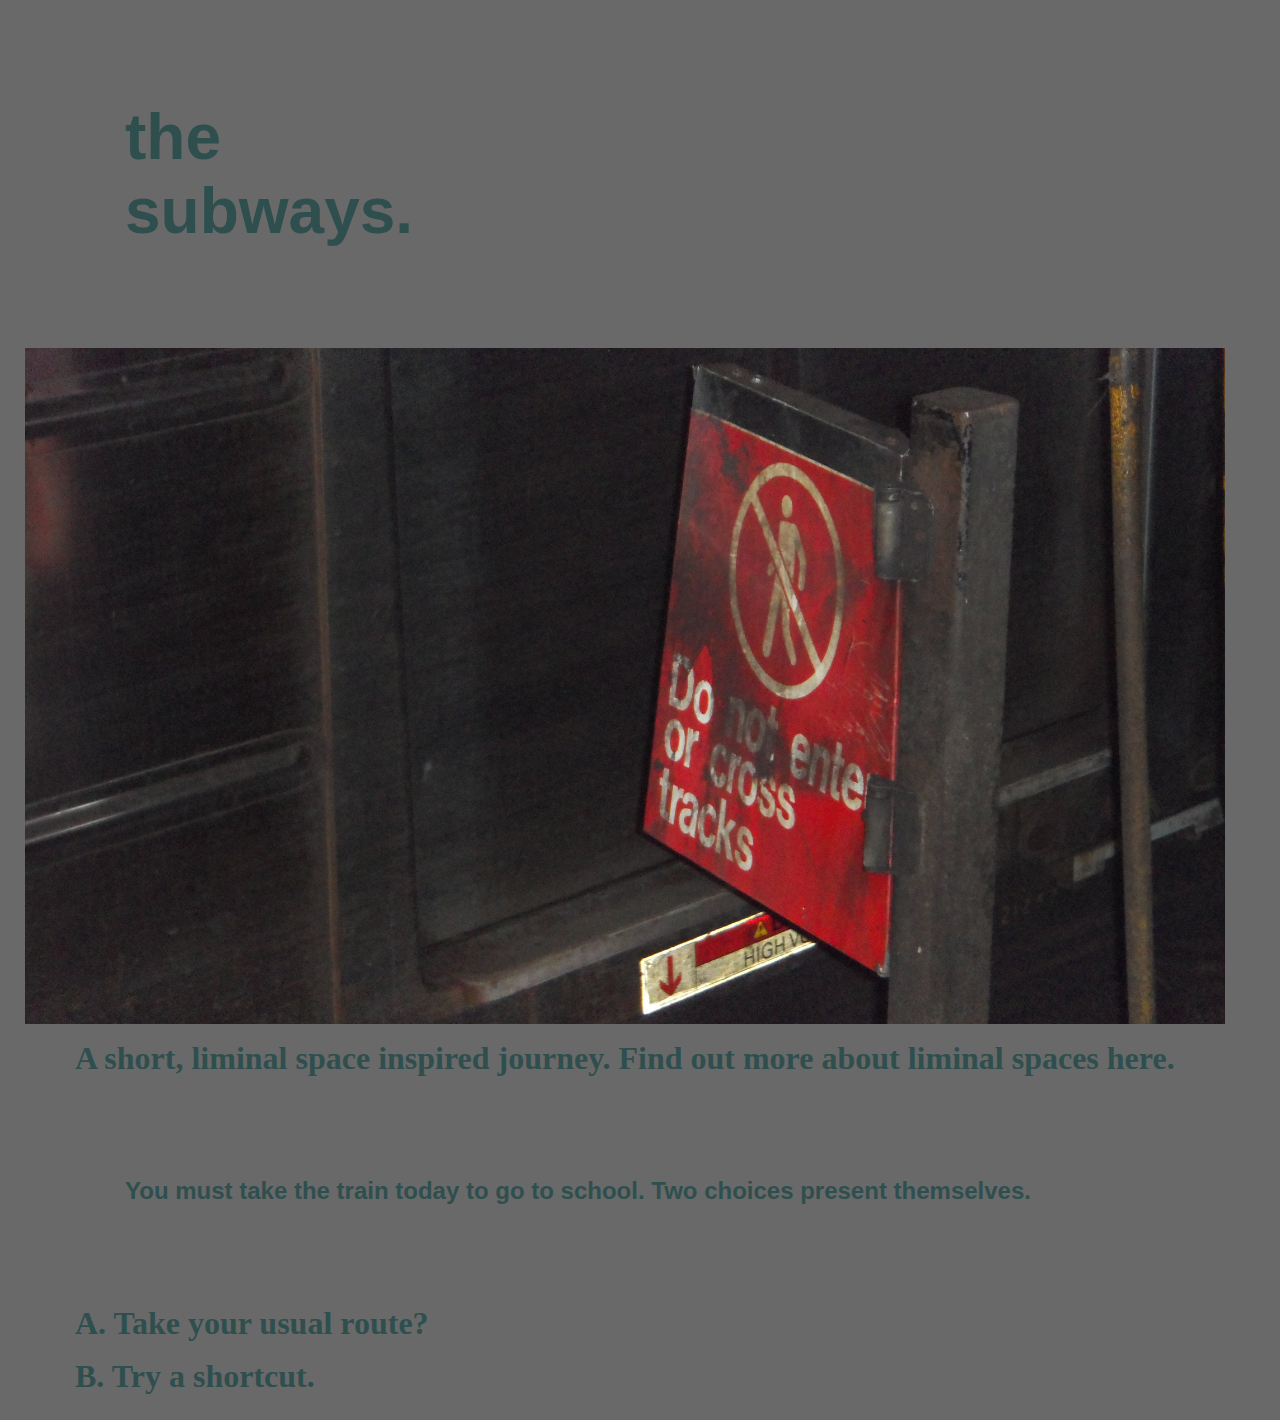
<file: websiteproject_casey/index.html>
<html>
    <head>
        <title>Home - The Subway</title>
        <link rel="stylesheet" href="styles.css">
    </head>
    <body>
        <h1>the subways.</h1>
        <img src="images/frontpage.jpg.JPG" alt="Subway Sign" title="be careful." width=1200px/>
  
         <p><a href="https://aesthetics.fandom.com/wiki/Liminal_Space">A short, liminal space inspired journey. Find out more about liminal spaces here.</a></p>
        
        <h2>You must take the train today to go to school. Two choices present themselves.</h2>
        <p><a href="usual.html">A. Take your usual route?</a></p>
        <p><a href="shortcut.html">B. Try a shortcut.</a></p>
        
    </body>
</html>
</file>
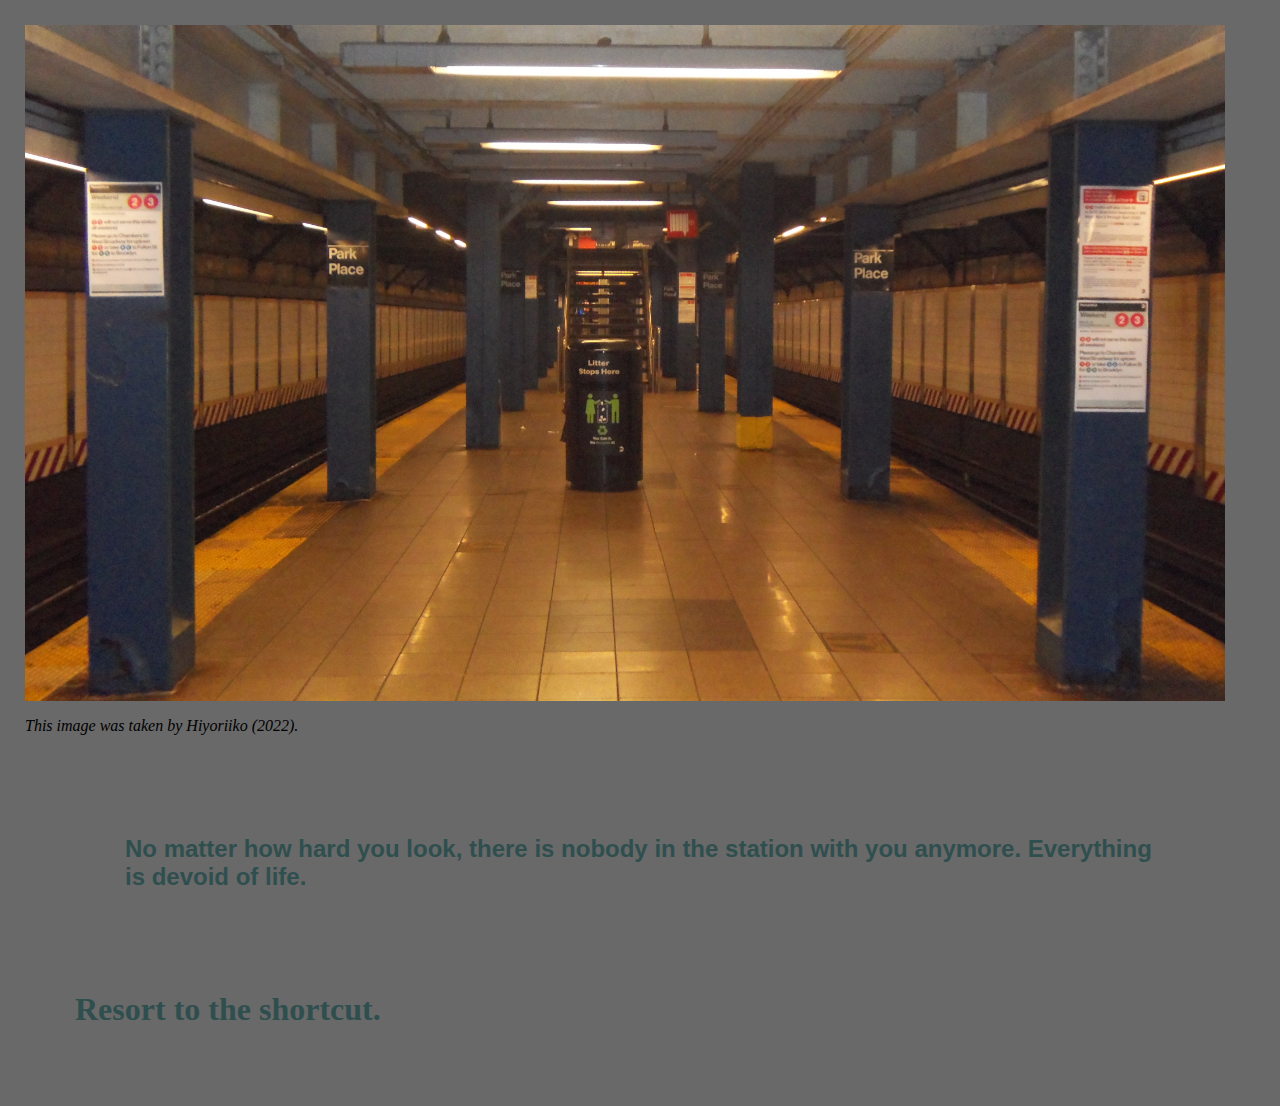
<file: websiteproject_casey/alone.html>
<html>
    <head>
        <title>Alone - The Subways</title>
        <link rel="stylesheet" href="styles.css">
    </head>
    <body>
        <img src="images/empty.jpg.JPG" alt="Empty station." title="who's there?" width=1200px/>
        <p><i>This image was taken by Hiyoriiko (2022).</i></p>
        <h2>No matter how hard you look, there is nobody in the station with you anymore. Everything is devoid of life.</h2>
        <p><a href="shortcut.html">Resort to the shortcut.</a></p>
        <p><a href=".html"></a></p>
    </body>
</html>
</file>
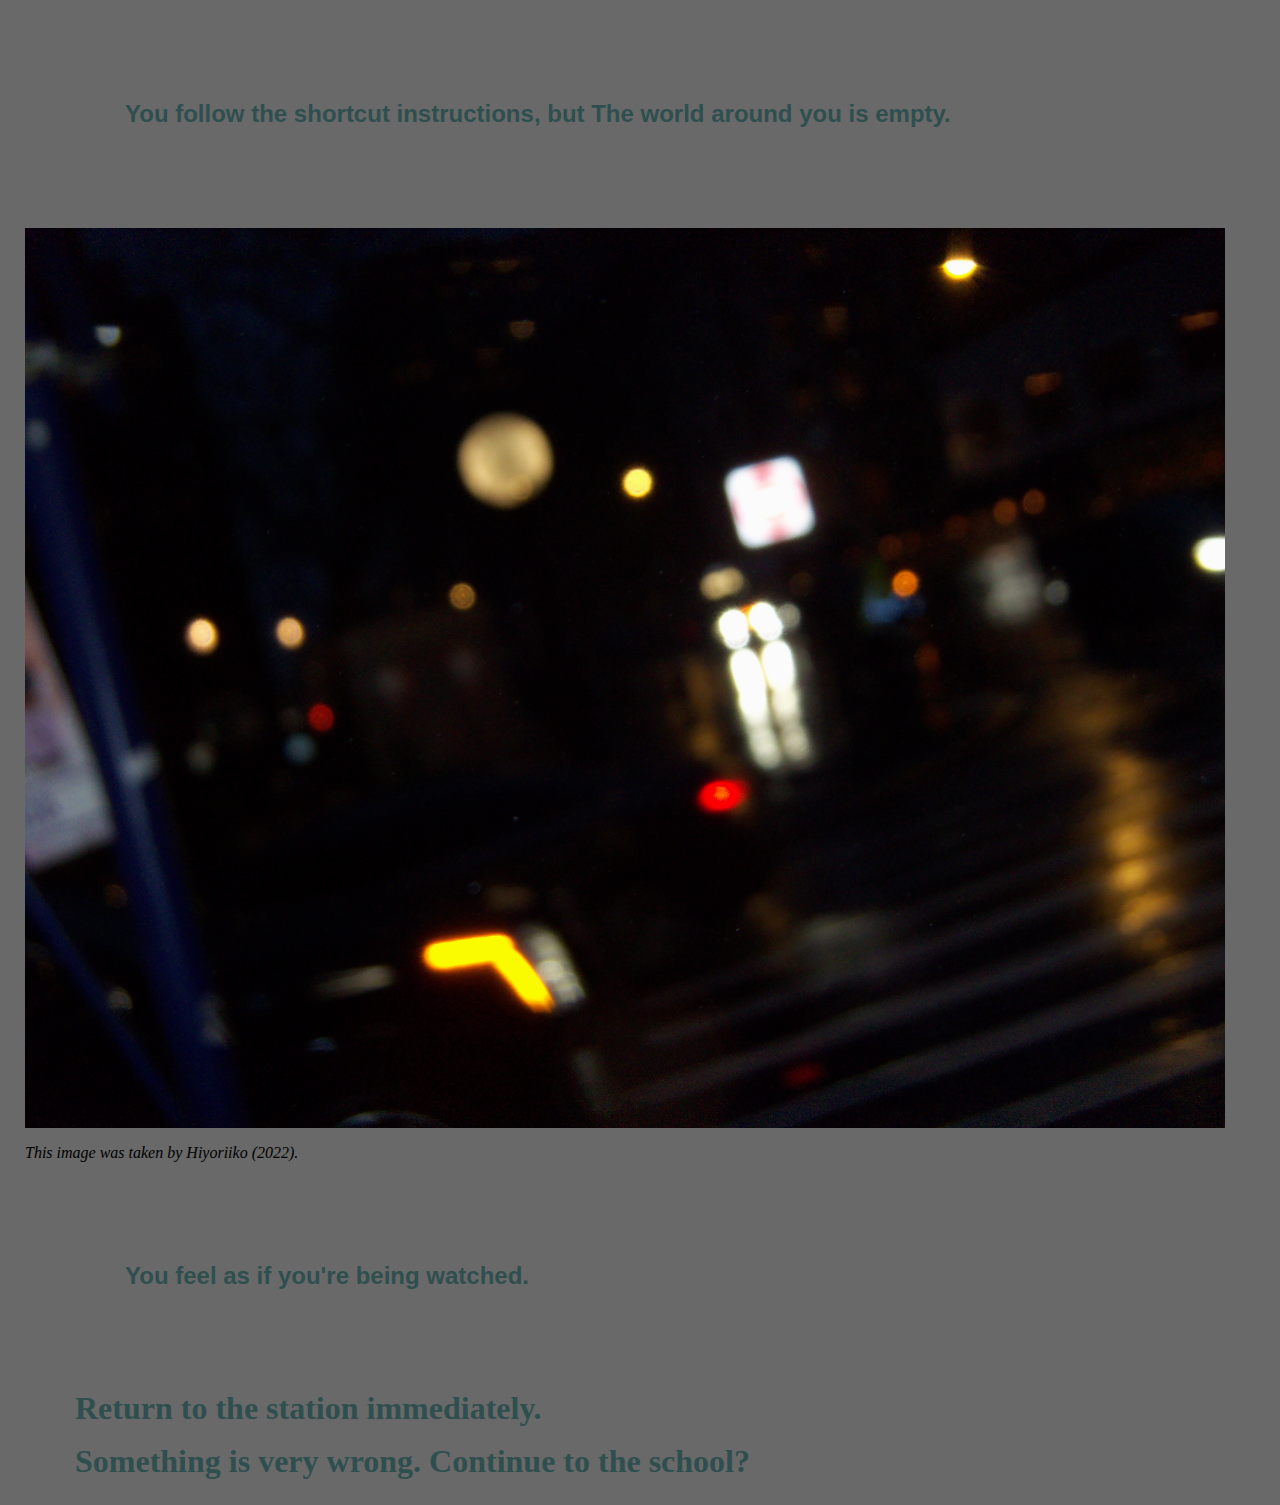
<file: websiteproject_casey/empty.html>
<html>
    <head>
        <title>Empty - The Subways</title>
        <link rel="stylesheet" href="styles.css">
    </head>
    <body>
         <h2>You follow the shortcut instructions, but The world around you is empty.</h2>
        <img src="images/wrong.jpg.JPG" alt="Empty world." title="It's empty." width=1200px/>
        <p><i>This image was taken by Hiyoriiko (2022).</i></p>
        <h2>You feel as if you're being watched.</h2>
        <p><a href="usual.html">Return to the station immediately.</a></p>
        <p><a href="end3.html">Something is very wrong. Continue to the school?</a></p>
    </body>
</html>
</file>
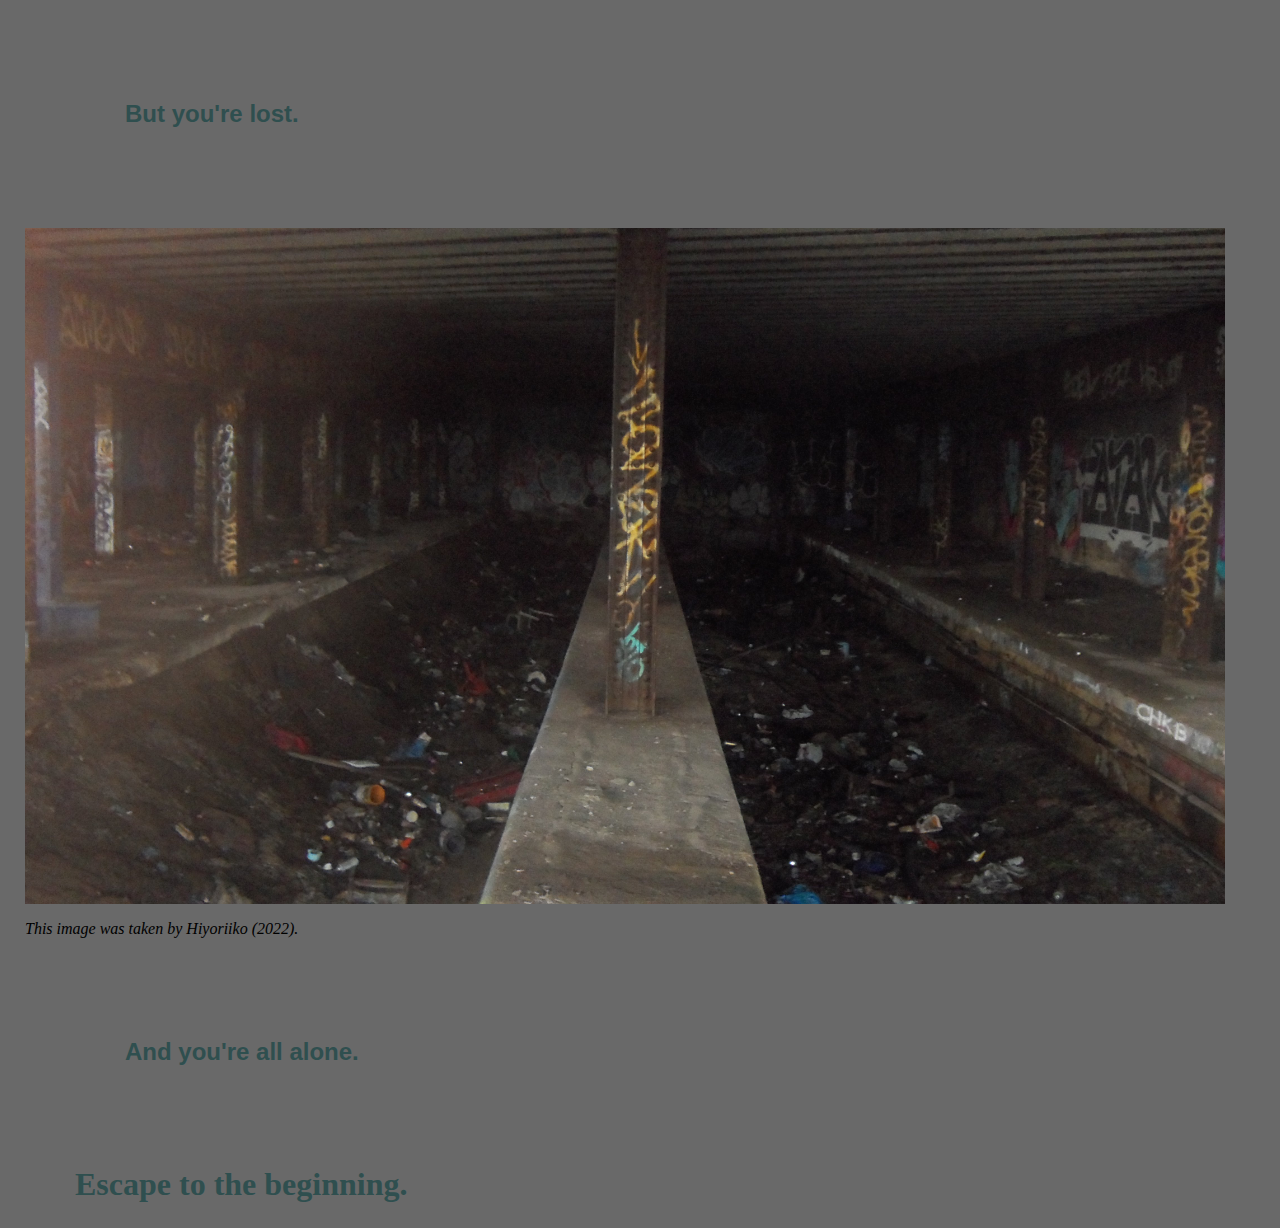
<file: websiteproject_casey/end1.html>
<html>
    <head>
        <title>Void - The Subways</title>
        <link rel="stylesheet" href="styles.css">
    </head>
    <body>
        <h2>But you're lost.</h2>
        <img src="images/alone.jpg.JPG" alt="Where is this station?" title="it's watching" width=1200px/>
        <p><i>This image was taken by Hiyoriiko (2022).</i></p>
        <h2>And you're all alone.</h2>
        <p><a href="index.html">Escape to the beginning.</a></p>
    </body>
</html>
</file>
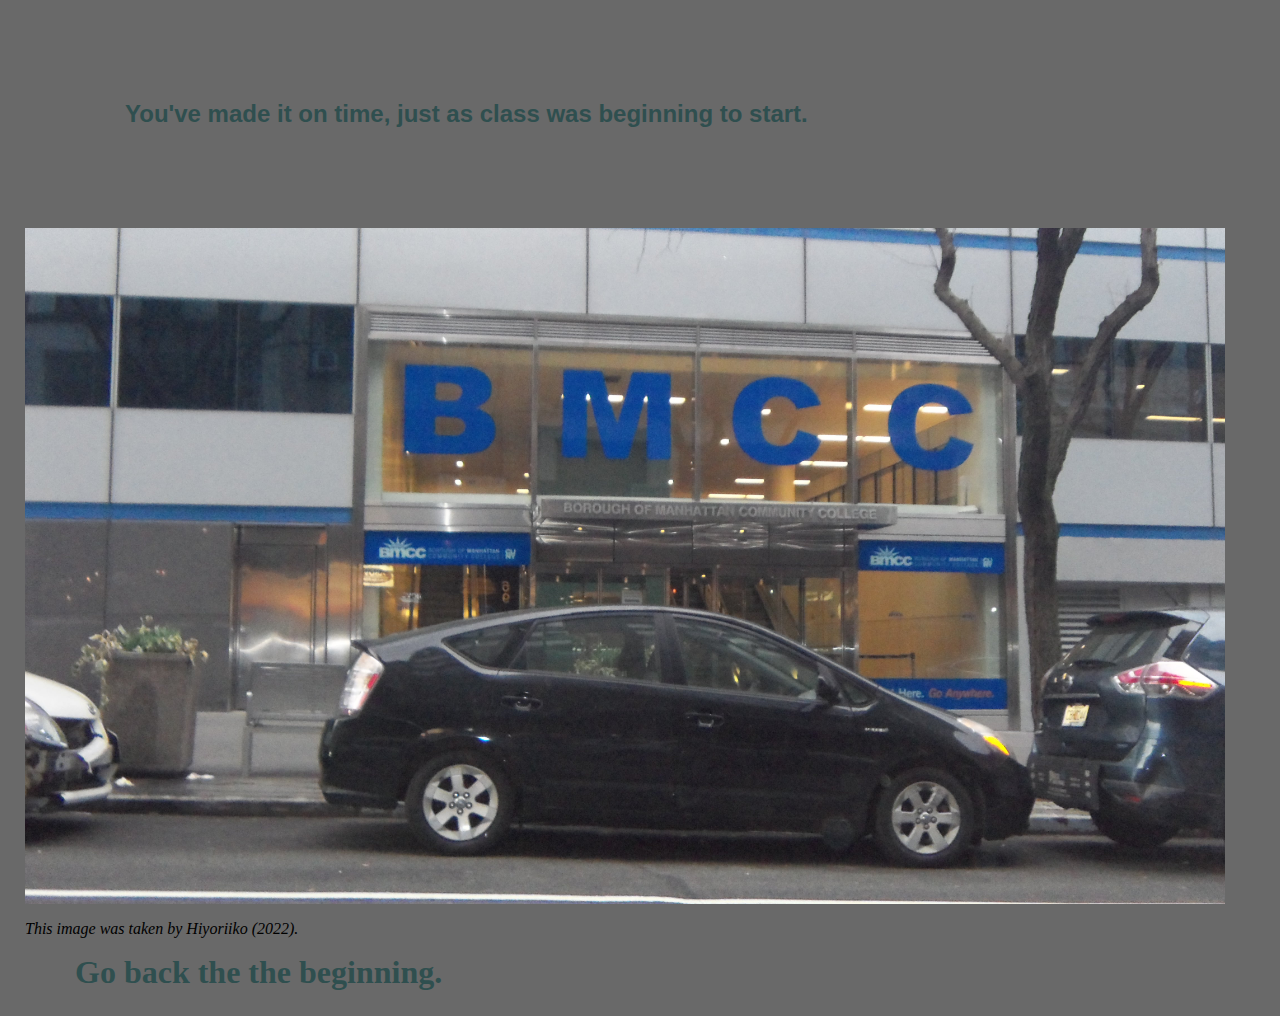
<file: websiteproject_casey/end2.html>
<html>
    <head>
        <title>End2 - The Subways</title>
        <link rel="stylesheet" href="styles.css">
    </head>
    <body>
        <h2>You've made it on time, just as class was beginning to start.</h2>
        <img src="images/school.jpg.JPG" alt="Your school." title="Just on time." width=1200px/>
        <p><i>This image was taken by Hiyoriiko (2022).</i></p>
        <p><a href="index.html">Go back the the beginning.</a></p>
    </body>
</html>
</file>
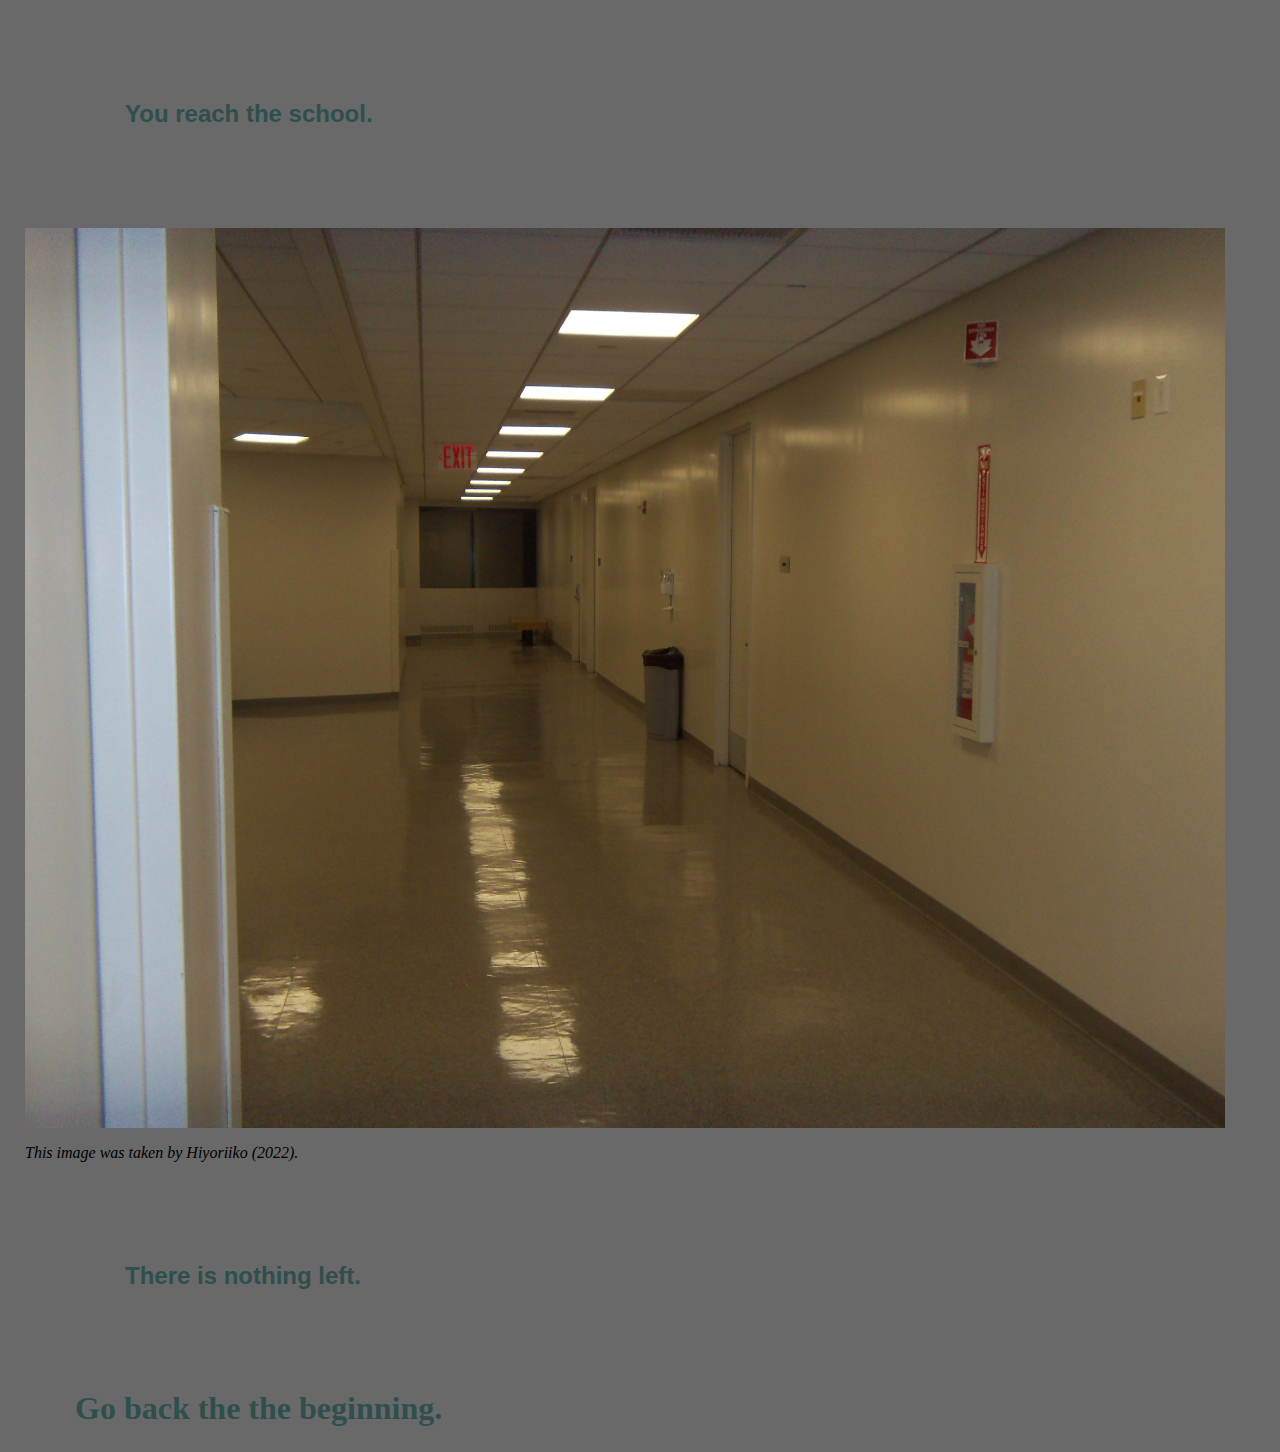
<file: websiteproject_casey/end3.html>
<html>
    <head>
        <title>End3 - The Subways</title>
        <link rel="stylesheet" href="styles.css">
    </head>
    <body>
        <h2>You reach the school.</h2>
        <img src="images/schoolalone.jpg.JPG" alt="Empty School." title="there is nothing" width=1200px/>
        <p><i>This image was taken by Hiyoriiko (2022).</i></p>
        <h2>There is nothing left.</h2>
        <p><a href="index.html">Go back the the beginning.</a></p>
    </body>
</html>
</file>
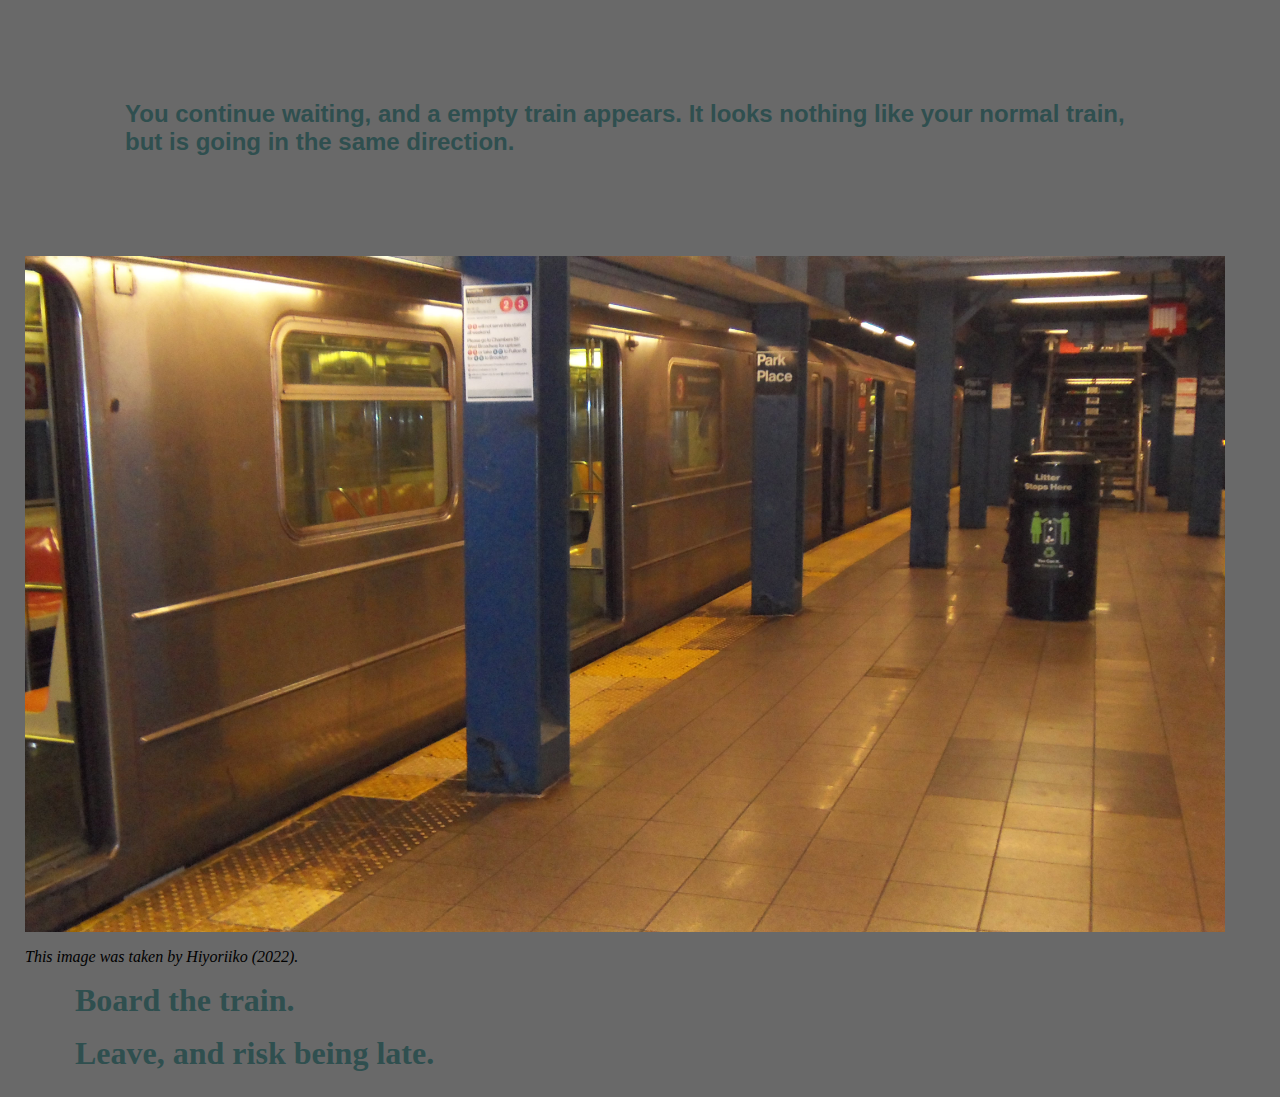
<file: websiteproject_casey/justwaiting.html>
<html>
    <head>
        <title>Waiting - The Subways</title>
        <link rel="stylesheet" href="styles.css">
    </head>
    <body>
        <h2>You continue waiting, and a empty train appears. It looks nothing like your normal train, but is going in the same direction.</h2>
         <img src="images/train.jpg.JPG" alt="ominus train." title="Train." width=1200px/>
        <p><i>This image was taken by Hiyoriiko (2022).</i></p>
        <p><a href="ridingtrain.html">Board the train.</a></p>
        <p><a href="navigating.html">Leave, and risk being late.</a></p>
    </body>
</html>
</file>
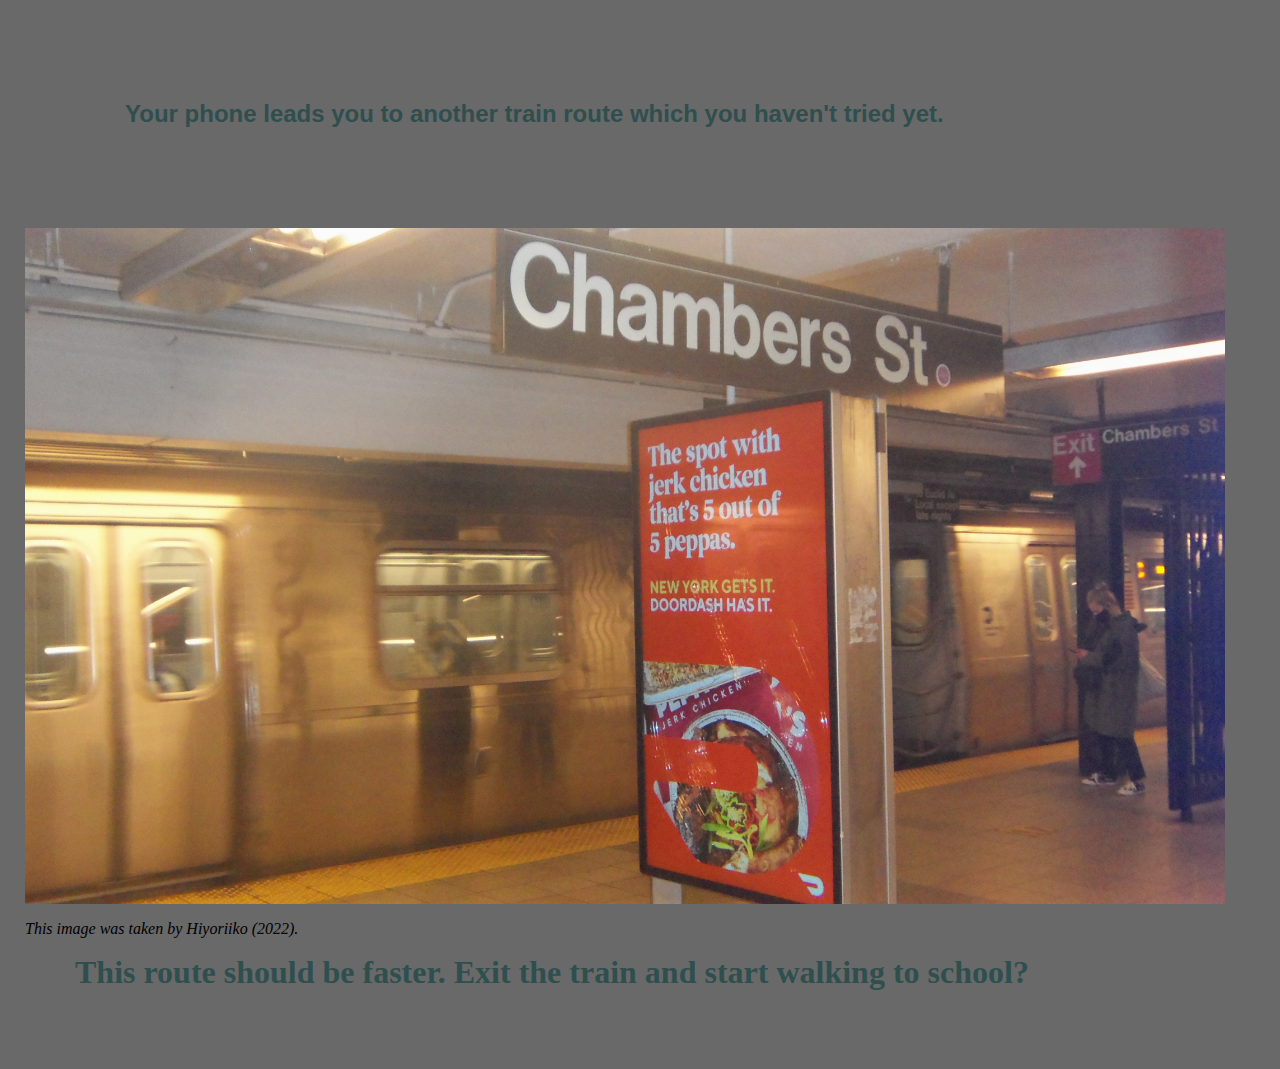
<file: websiteproject_casey/navigating.html>
<html>
    <head>
        <title>Navigating - The Subways</title>
        <link rel="stylesheet" href="styles.css">
    </head>
    <body>
        <h2>Your phone leads you to another train route which you haven't tried yet.</h2>
        <img src="images/rightshortcut.jpg.JPG" alt="In the next station." title="Almost there." width=1200px/>
            <p><i>This image was taken by Hiyoriiko (2022).</i></p>
        <p><a href="end2.html">This route should be faster. Exit the train and start walking to school?</a></p>
        <p><a href=".html"></a></p>
    </body>
</html>
</file>
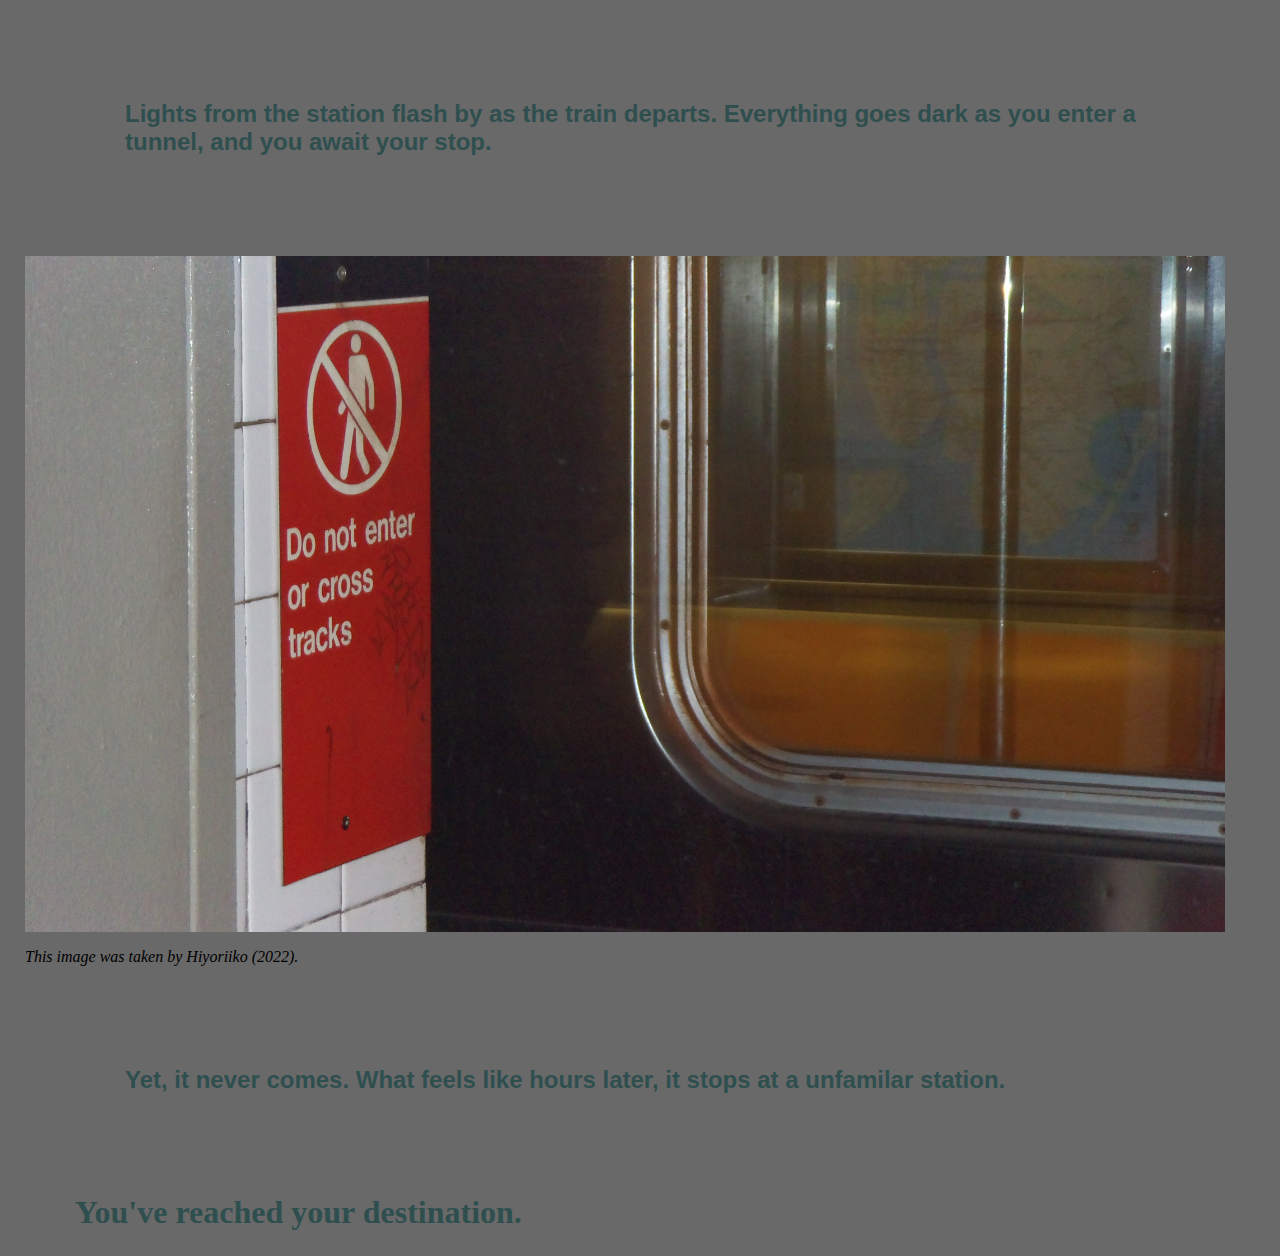
<file: websiteproject_casey/ridingtrain.html>
<html>
    <head>
        <title>Riding The Train - The Subways</title>
        <link rel="stylesheet" href="styles.css">
    </head>
    <body>
        <h2>Lights from the station flash by as the train departs. Everything goes dark as you enter a tunnel, and you await your stop.</h2>
            <img src="images/tunnel.jpg.JPG" alt="Train departing the station." title="finally." width=1200px/>
            <p><i>This image was taken by Hiyoriiko (2022).</i></p>
        <h2>Yet, it never comes. What feels like hours later, it stops at a unfamilar station.</h2>
        <p><a href="end1.html">You've reached your destination.</a></p>
    </body>
</html>
</file>
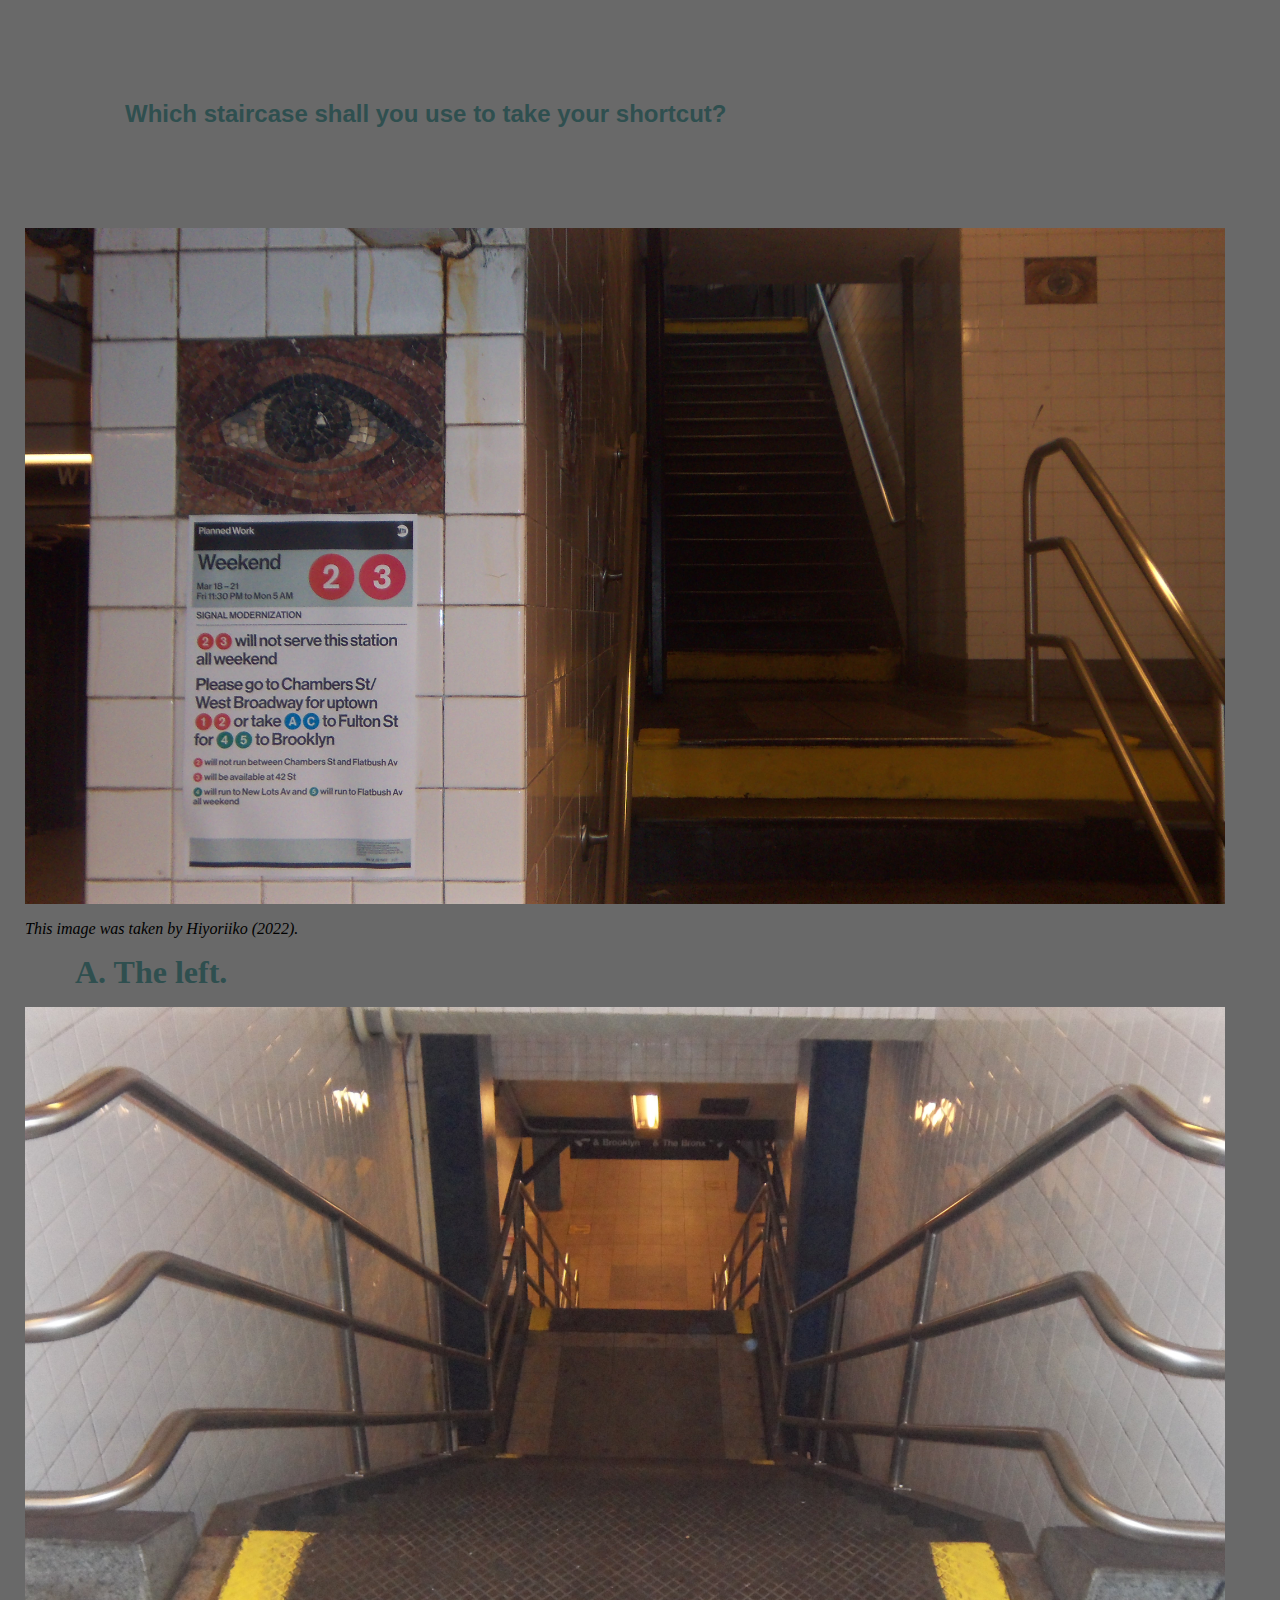
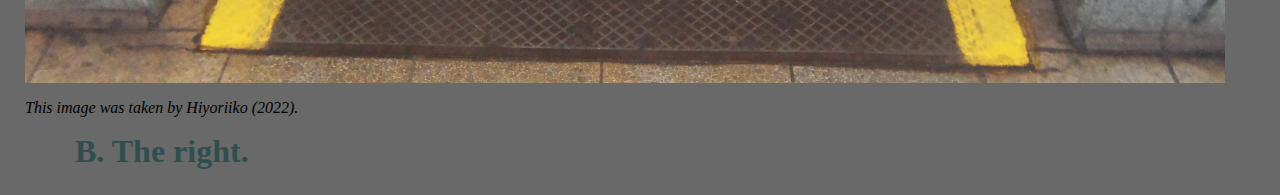
<file: websiteproject_casey/shortcut.html>
<html>
    <head>
        <title>Shortcut - The Subways</title>
        <link rel="stylesheet" href="styles.css">
    </head>
    <body>
        <h2>Which staircase shall you use to take your shortcut?</h2>
       <img src="images/stairs1.jpg.JPG" alt="ominus stairs." title="Left stairs." width=1200px/>
        <p><i>This image was taken by Hiyoriiko (2022).</i></p>
        <p><a href="navigating.html">A. The left.</a></p>
        <img src="images/stairs2.jpg.JPG" alt="ominus stairs." title="Right stairs." width=1200px/>
        <p><i>This image was taken by Hiyoriiko (2022).</i></p>
        <p><a href="empty.html">B. The right.</a><p>
    </body>
</html>
</file>
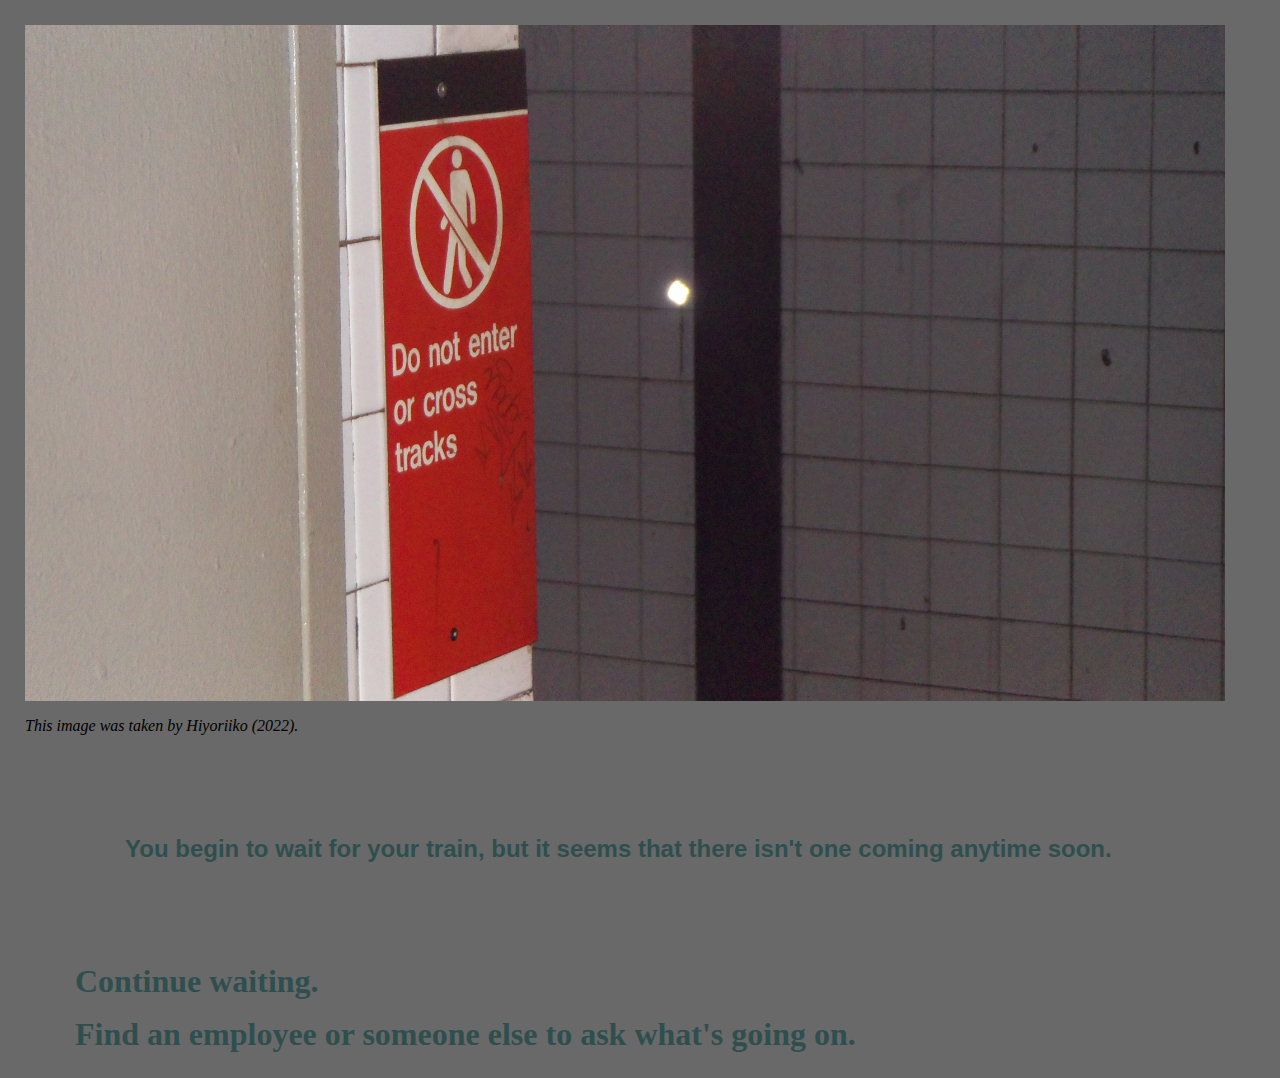
<file: websiteproject_casey/usual.html>
<html>
    <head>
        <title>Usual - The Subways</title>
        <link rel="stylesheet" href="styles.css">
    </head>
    <body>
         <img src="images/waiting.jpg.JPG" alt="The train isn't here yet." title="empty tracks." width=1200px/>
        <p><i>This image was taken by Hiyoriiko (2022).</i></p>
        <h2>You begin to wait for your train, but it seems that there isn't one coming anytime soon.</h2>
        <p><a href="justwaiting.html">Continue waiting.</a></p>
        <p><a href="alone.html">Find an employee or someone else to ask what's going on.</a></p>
    </body>
</html>
</file>
<file: websiteproject_casey/styles.css>
h1{color: darkslategray;
    font-size: 4em;
    font-family: Helvetica;
        width: 350px;
        margin: 50px;
        padding: 50px;}

h2{color: darkslategray;
    font-family: Helvetica;
        margin: 50px;
        padding: 50px;}

a{text-decoration: none;
    color: darkslategray;
    font-weight: bold;
    font-size: 2em;
    margin: 25px;
        padding: 25px;}

a2{text-decoration: none;
    color: black;
    font-weight: bold;
    font-size: 1em;
    margin: auto;
        padding: 200px;}

p2{text-decoration: none;
    color: black;
    font-weight: bold;
    font-size: 1em;
    margin: 50px;
        padding: 50px;}


body{background-color: dimgray;
        margin: 25px;}
</file>
